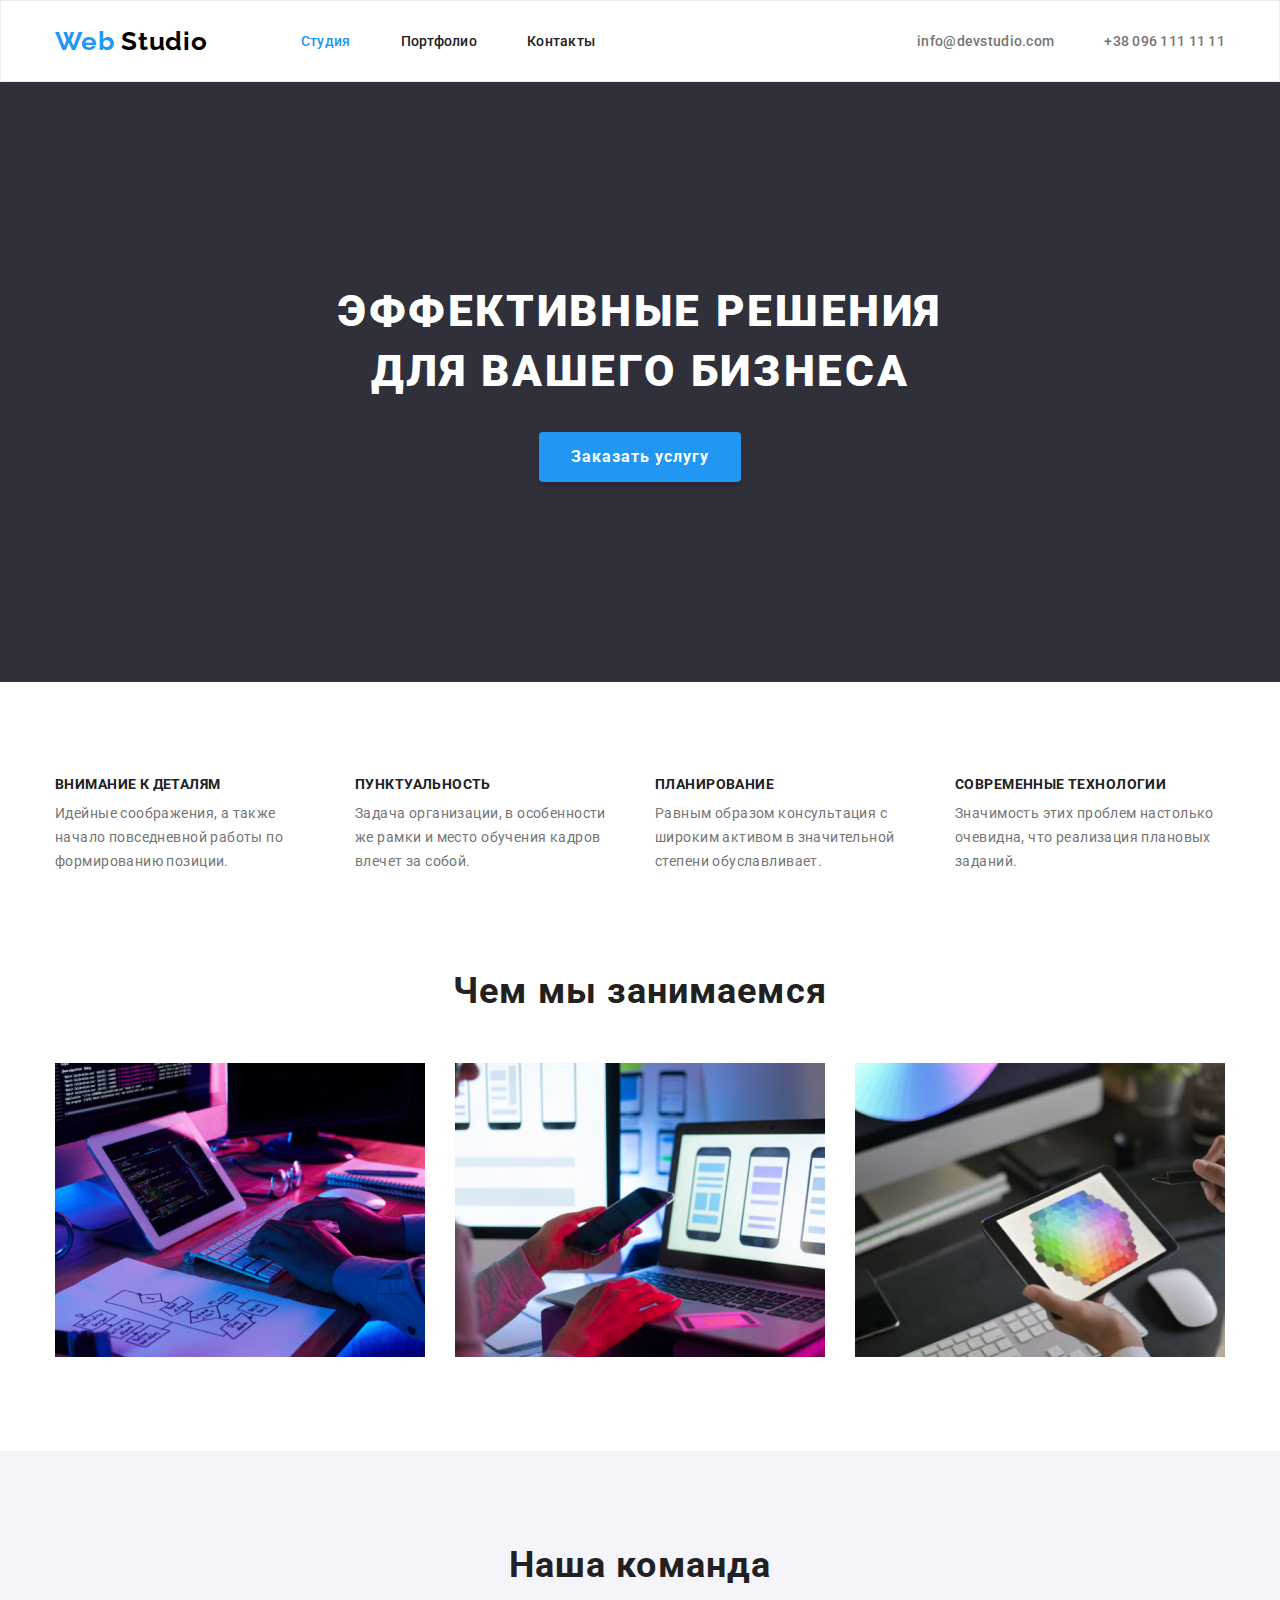
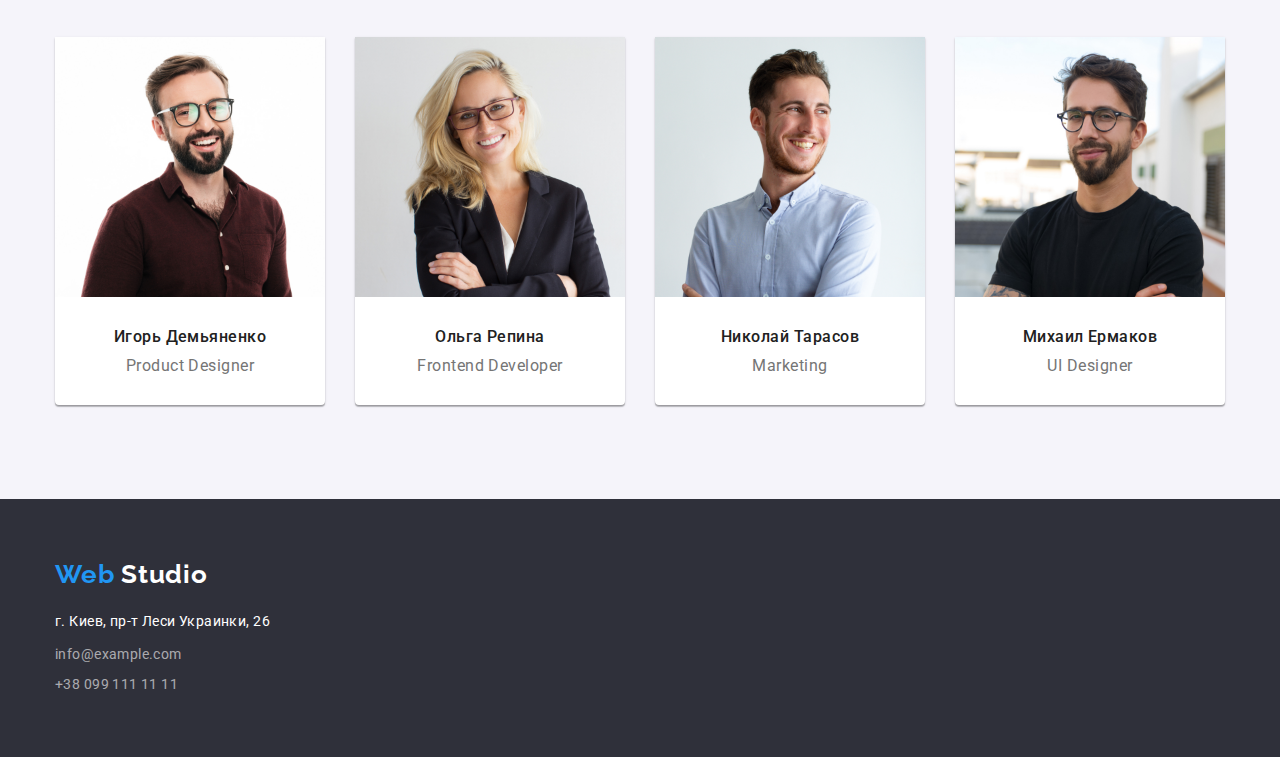
<file: index.html>
<!DOCTYPE html>
<html lang="ru">
	<head>
		<meta charset="UTF-8" />
		<meta name="viewport" content="width=device-width, initial-scale=1.0" />
		<link rel="stylesheet" href="./css/normalize.css" />
		<link
			rel="stylesheet"
			href="https://fonts.googleapis.com/css2?family=Raleway:wght@700&family=Roboto:ital,wght@0,500;0,700;0,900;1,400&display=swap"
		/>
		<link rel="stylesheet" href="./css/style.css" />
		<title>Веб Студия</title>
	</head>
	<body class="page">
		<!-- Header -->
		<header class="header">
			<div class="container">
				<!-- Navigation -->
				<nav class="navigation">
					<!-- Logo -->
					<a href="./index.html" aria-label="Логотип Веб Студии" lang="en" class="logo link">
						<span class="logo-web">Web</span>
						<span class="logo-studio-black">Studio</span>
					</a>

					<!-- Navigation list-->
					<ul class="nav-list list">
						<li class="nav-list-item">
							<a href="" class="nav-list-link link current">Студия</a>
						</li>
						<li class="nav-list-item">
							<a href="./portfolio.html" class="nav-list-link link">Портфолио</a>
						</li>
						<li class="nav-list-item">
							<a href="" class="nav-list-link link">Контакты</a>
						</li>
					</ul>
				</nav>

				<address class="contacts">
					<!-- Contacts -->
					<ul class="contacts-list list">
						<li class="contacts-list-item">
							<a href="mailto:info@devstudio.com" class="contacts-list-link link">info@devstudio.com</a>
						</li>
						<li class="contacts-list-item">
							<a href="tel:+380961111111" class="contacts-list-link link">+38 096 111 11 11</a>
						</li>
					</ul>
				</address>
			</div>
		</header>
		<main>
			<!--Hero-->
			<section class="hero">
				<div class="container">
					<h1 class="hero-title">Эффективные решения для вашего бизнеса</h1>
					<button type="button" class="main-button">Заказать услугу</button>
				</div>
			</section>

			<!--Advantages-->
			<section class="advantages">
				<div class="container">
					<h2 hidden>Наши преимущества</h2>
					<ul class="advantages-list list">
						<li class="advantages-list-item">
							<h3 class="advantages-list-title">Внимание к деталям</h3>
							<p class="advantages-list-text">Идейные соображения, а также начало повседневной работы по формированию позиции.</p>
						</li>
						<li class="advantages-list-item">
							<h3 class="advantages-list-title">Пунктуальность</h3>
							<p class="advantages-list-text">Задача организации, в особенности же рамки и место обучения кадров влечет за собой.</p>
						</li>
						<li class="advantages-list-item">
							<h3 class="advantages-list-title">Планирование</h3>
							<p class="advantages-list-text">Равным образом консультация с широким активом в значительной степени обуславливает.</p>
						</li>
						<li class="advantages-list-item">
							<h3 class="advantages-list-title">Современные технологии</h3>
							<p class="advantages-list-text">Значимость этих проблем настолько очевидна, что реализация плановых заданий.</p>
						</li>
					</ul>
				</div>
			</section>

			<!--Specialization-->
			<section class="specialization">
				<div class="container">
					<h2 class="section-title">Чем мы занимаемся</h2>
					<ul class="specialization-list list">
						<li class="specialization-list-item">
							<img
								src="./Images/specialization/img1.jpg"
								alt="Человек набирает код на компьютере"
								width="370"
								height="294"
								class="specialization-list-img"
							/>
						</li>
						<li class="specialization-list-item">
							<img
								src="./Images/specialization/img2.jpg"
								alt="Человек держит телефон в одной руке а другой рукой работает на компьютере"
								width="370"
								height="294"
								class="specialization-list-img"
							/>
						</li>
						<li class="specialization-list-item">
							<img
								src="./Images/specialization/img3.jpg"
								alt="Человек выбирает цвет из палитры на"
								width="370"
								height="294"
								class="specialization-list-img"
							/>
						</li>
					</ul>
				</div>
			</section>

			<!--Our team-->
			<section class="team">
				<div class="container">
					<h2 class="section-title">Наша команда</h2>
					<ul class="team-list list">
						<li class="team-list-item">
							<img src="./Images/our-team/img.jpg" alt="парень в очках с бородой в рубашке" width="270" height="260" />
							<div class="container-profile">
								<h3 class="team-list-name">Игорь Демьяненко</h3>
								<p lang="en" class="team-list-prof">Product Designer</p>
							</div>
						</li>
						<li class="team-list-item">
							<img src="./Images/our-team/img-1.jpg" alt="девушка в очках блонинка" width="270" height="260" />
							<div class="container-profile">
								<h3 class="team-list-name">Ольга Репина</h3>
								<p lang="en" class="team-list-prof">Frontend Developer</p>
							</div>
						</li>
						<li class="team-list-item">
							<img src="./Images/our-team/img-2.jpg" alt="парень в светлой рубашке" width="270" height="260" />
							<div class="container-profile">
								<h3 class="team-list-name">Николай Тарасов</h3>
								<p lang="en" class="team-list-prof">Marketing</p>
							</div>
						</li>
						<li class="team-list-item">
							<img src="./Images/our-team/img-3.jpg" alt="парень в очках с бородой в футболке" width="270" height="260" />
							<div class="container-profile">
								<h3 class="team-list-name">Михаил Ермаков</h3>
								<p lang="en" class="team-list-prof">UI Designer</p>
							</div>
						</li>
					</ul>
				</div>
			</section>
		</main>

		<!-- Footer -->
		<footer class="footer">
			<div class="container">
				<a href="./index.html" aria-label="Логотип Веб Студии" lang="en" class="logo link">
					<span class="logo-web">Web</span>
					<span class="logo-studio-white">Studio</span>
				</a>
				<address class="address">
					<ul class="address-list list">
						<li class="address-list-item">
							<a href="https://goo.gl/maps/rBS5TYDNbyQN1JJC8" target="_blank" class="address-location-link link">г. Киев, пр-т Леси Украинки, 26</a>
						</li>
						<li class="address-list-item mail">
							<a href="mailto:info@example.com." class="address-list-link link">info@example.com</a>
						</li>
						<li class="address-list-item">
							<a href="tel:+380991111111" class="address-list-link link">+38 099 111 11 11</a>
						</li>
					</ul>
				</address>
			</div>
		</footer>
	</body>
</html>
</file>
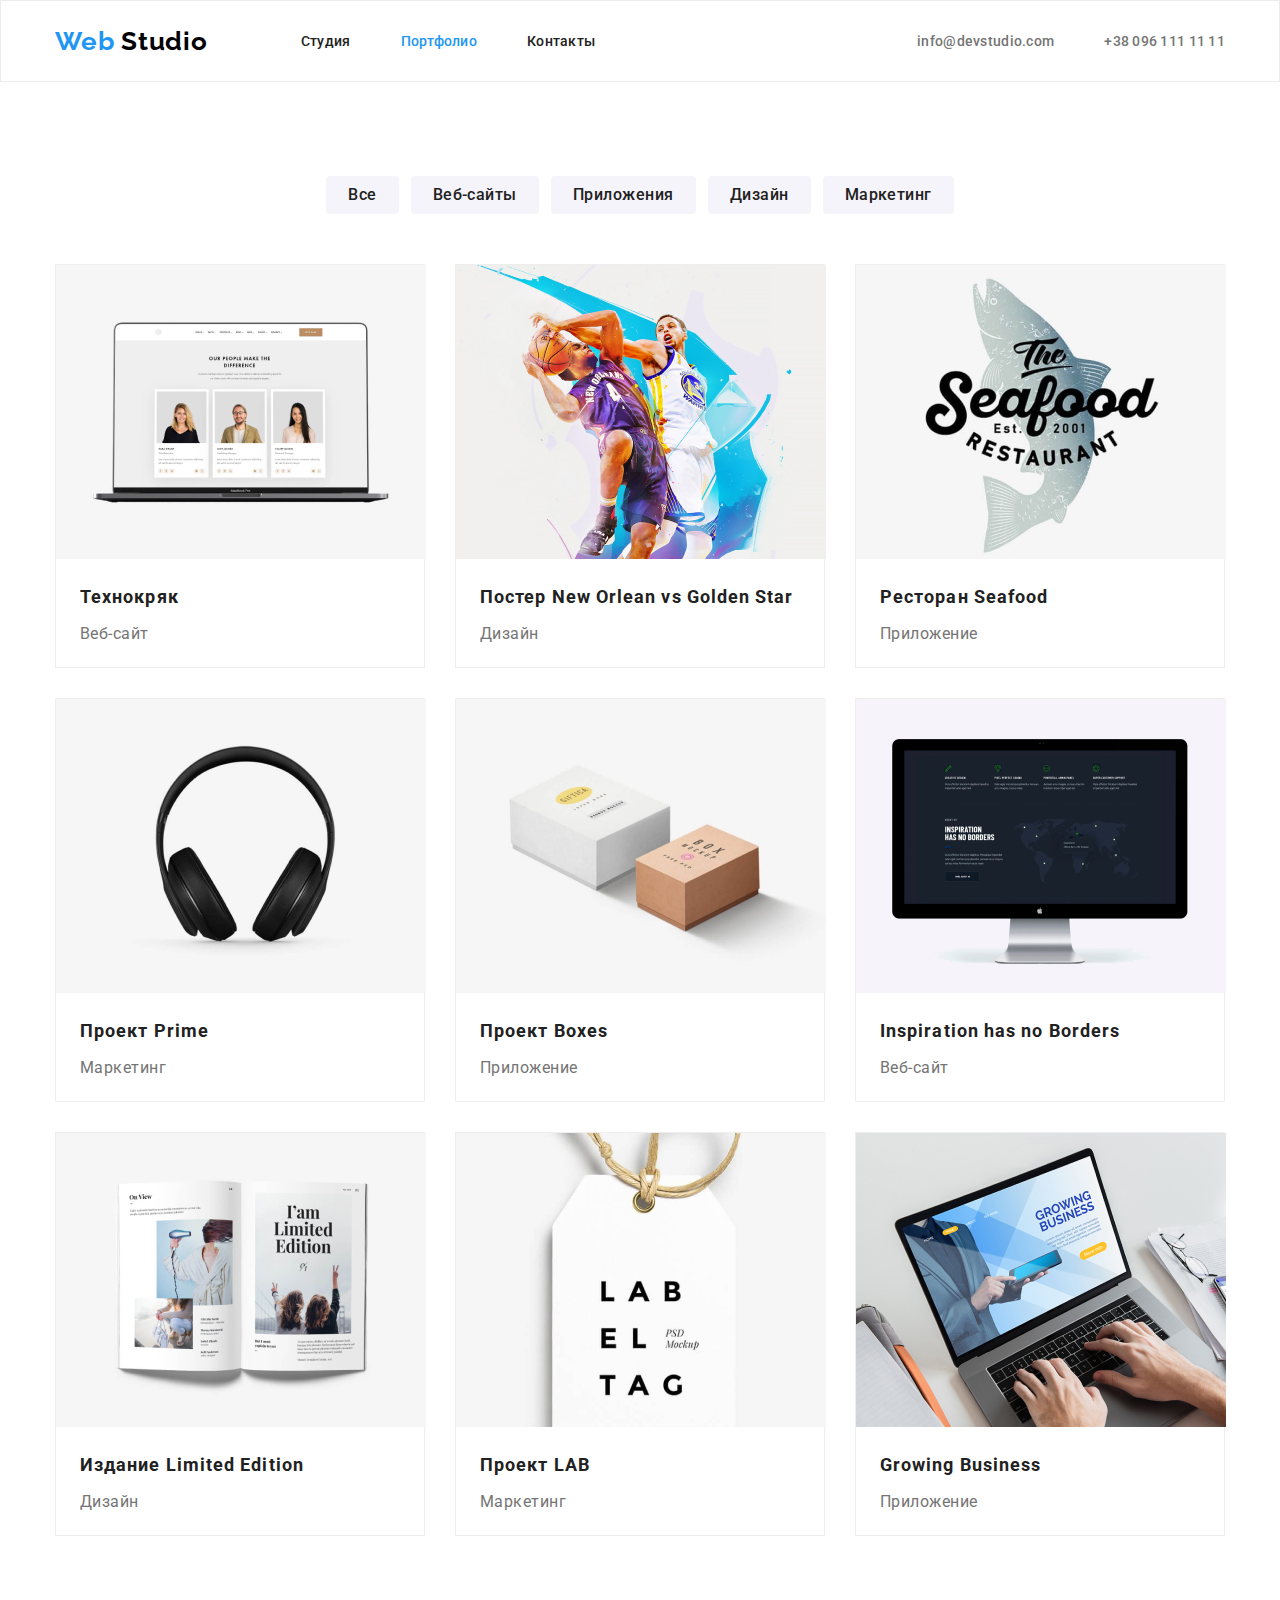
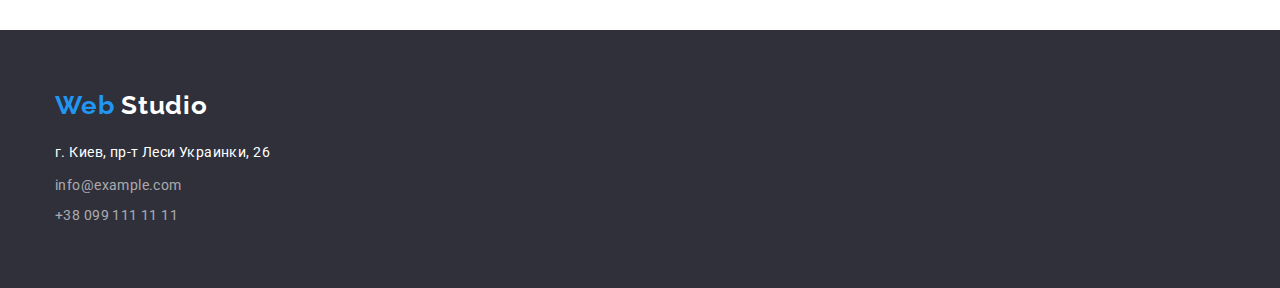
<file: portfolio.html>
<!DOCTYPE html>
<html lang="ru">
	<head>
		<meta charset="UTF-8" />
		<meta name="viewport" content="width=device-width, initial-scale=1.0" />
		<link rel="stylesheet" href="./css/normalize.css" />
		<link
			rel="stylesheet"
			href="https://fonts.googleapis.com/css2?family=Raleway:wght@700&family=Roboto:ital,wght@0,500;0,700;0,900;1,400&display=swap"
		/>
		<link rel="stylesheet" href="./css/style.css" />
		<title>Портфолио</title>
	</head>
	<body class="page">
		<!-- Header -->
		<header class="header">
			<div class="container">
				<!-- Navigation -->
				<nav class="navigation">
					<!-- Logo -->
					<a href="./index.html" aria-label="Логотип Веб Студии" lang="en" class="logo link">
						<span class="logo-web">Web</span>
						<span class="logo-studio-black">Studio</span>
					</a>

					<!-- Navigation list-->
					<ul class="nav-list list">
						<li class="nav-list-item">
							<a href="./index.html" class="nav-list-link link">Студия</a>
						</li>
						<li class="nav-list-item">
							<a href="" class="nav-list-link link current">Портфолио</a>
						</li>
						<li class="nav-list-item">
							<a href="" class="nav-list-link link">Контакты</a>
						</li>
					</ul>
				</nav>

				<address class="contacts">
					<!-- Contacts -->
					<ul class="contacts-list list">
						<li class="contacts-list-item">
							<a href="mailto:info@devstudio.com" class="contacts-list-link link">info@devstudio.com</a>
						</li>
						<li class="contacts-list-item">
							<a href="tel:+380961111111" class="contacts-list-link link">+38 096 111 11 11</a>
						</li>
					</ul>
				</address>
			</div>
		</header>
		<main>
			<!-- Our project -->
			<section class="our-projects">
				<div class="container">
					<h1 hidden>Наши работы</h1>
					<ul class="button-list list">
						<li class="button-item"><button type="button" class="modal-btn">Все</button></li>
						<li class="button-item"><button type="button" class="modal-btn">Веб-сайты</button></li>
						<li class="button-item"><button type="button" class="modal-btn">Приложения</button></li>
						<li class="button-item"><button type="button" class="modal-btn">Дизайн</button></li>
						<li class="button-item"><button type="button" class="modal-btn">Маркетинг</button></li>
					</ul>
					<ul class="work-list list">
						<li class="work-list-item">
							<img src="./Images/work-list/project-1.jpg" alt="Лептоп с тремя фото на экране" class="work-list-img" />
							<h2 class="work-list-title">Технокряк</h2>
							<p class="work-list-text">Веб-сайт</p>
						</li>
						<li class="work-list-item">
							<img src="./Images/work-list/project-2.jpg" alt="Два баскетболиста в прыжке один из них с мячём" class="work-list-img" />
							<h2 class="work-list-title">
								Постер
								<span lang="en">New Orlean vs Golden Star</span>
							</h2>
							<p class="work-list-text">Дизайн</p>
						</li>
						<li class="work-list-item">
							<img src="./Images/work-list/project-3.jpg" alt="Логотип ресторана морской еды" class="work-list-img" />
							<h2 class="work-list-title">
								Ресторан
								<span lang="en">Seafood</span>
							</h2>
							<p class="work-list-text">Приложение</p>
						</li>
						<li class="work-list-item">
							<img src="./Images/work-list/project-4.jpg" alt="Накладные наушники" class="work-list-img" />
							<h2 class="work-list-title">
								Проект
								<span lang="en">Prime</span>
							</h2>
							<p class="work-list-text">Маркетинг</p>
						</li>
						<li class="work-list-item">
							<img src="./Images/work-list/project-5.jpg" alt="Две коробки белая и коричневая" class="work-list-img" />
							<h2 class="work-list-title">
								Проект
								<span lang="en">Boxes</span>
							</h2>
							<p class="work-list-text">Приложение</p>
						</li>
						<li class="work-list-item">
							<img src="./Images/work-list/project-6.jpg" alt="Монитор-компьютер Эппл" class="work-list-img" />
							<h2 lang="en" class="work-list-title">Inspiration has no Borders</h2>
							<p class="work-list-text">Веб-сайт</p>
						</li>
						<li class="work-list-item">
							<img src="./Images/work-list/project-7.jpg" alt="Открытая книга" class="work-list-img" />
							<h2 class="work-list-title">
								Издание
								<span lang="en">Limited Edition</span>
							</h2>
							<p class="work-list-text">Дизайн</p>
						</li>
						<li class="work-list-item">
							<img src="./Images/work-list/project-8.jpg" alt="Белый ярлык,с надписью, висящий на нитке" class="work-list-img" />
							<h2 class="work-list-title">
								Проект
								<span lang="en">LAB</span>
							</h2>
							<p class="work-list-text">Маркетинг</p>
						</li>
						<li class="work-list-item">
							<img src="./Images/work-list/project-9.jpg" alt="Руки клацают по клавиатуре на Лептопе" class="work-list-img" />
							<h2 lang="en" class="work-list-title">Growing Business</h2>
							<p class="work-list-text">Приложение</p>
						</li>
					</ul>
				</div>
			</section>
		</main>

		<!-- Footer -->
		<footer class="footer">
			<div class="container">
				<a href="./index.html" aria-label="Логотип Веб Студии" lang="en" class="logo link">
					<span class="logo-web">Web</span>
					<span class="logo-studio-white">Studio</span>
				</a>
				<address class="address">
					<ul class="address-list list">
						<li class="address-list-item">
							<a href="https://goo.gl/maps/rBS5TYDNbyQN1JJC8" target="_blank" class="address-location-link link">г. Киев, пр-т Леси Украинки, 26</a>
						</li>
						<li class="address-list-item mail">
							<a href="mailto:info@example.com." class="address-list-link link">info@example.com</a>
						</li>
						<li class="address-list-item">
							<a href="tel:+380991111111" class="address-list-link link">+38 099 111 11 11</a>
						</li>
					</ul>
				</address>
			</div>
		</footer>
	</body>
</html>
</file>
<file: css/style.css>
:root {
	--main-text-color: #212121;
	--sub-text-color: #757575;
	--extra-text-color: rgba(255, 255, 255, 0.6);
	--text-logo-color: #000000;
	--primary-white-color: #ffffff;
	--accent-color: #2196f3;
	--main-background-color: #2f303a;
	--second-background-color: #f5f4fa;

	--main-font: "Roboto", sans-serif;
	--sub-font: "Raleway", sans-serif;

	--main-font-weight: 400;
	--secondary-font-weight: 500;
	--bold-font-weight: 700;
	--extra-font-weight: 900;
}

body {
	background-color: #ffffff;
	color: var(--main-text-color);

	font-family: var(--main-font);
	font-style: normal;
}

.list {
	padding: 0px;
	margin: 0px;
	list-style: none;
}

.link {
	text-decoration: none;
}

img {
	display: block;
}

.address {
	font-style: normal;
}

/* ========== COMPONENTS ========== */
.section-title {
	margin-top: 0px;
	margin-bottom: 50px;

	font-weight: var(--bold-font-weight);
	font-size: 36px;
	line-height: 1.166;
	text-align: center;
	letter-spacing: 0.03em;
}

.container {
	/* justify-content: flex-start; */

	width: 1200px;
	padding-left: 15px;
	padding-right: 15px;
	margin-left: auto;
	margin-right: auto;
	/* outline: 2px solid lime; */
}

/* ========== END COMPONENTS ========== */

/* ========== HEADER ========== */

.header {
	border: 1px solid #ececec;
}

.header .container {
	display: flex;
	align-items: center;
}

/* Logo */

.logo {
	font-family: var(--sub-font);
	font-weight: var(--bold-font-weight);
	font-size: 26px;
	line-height: 1.192;
	letter-spacing: 0.03em;
}

.logo-web {
	color: var(--accent-color);
}

.logo-studio-black {
	color: var(--text-logo-color);
}

.logo-studio-white {
	color: var(--primary-white-color);
}

/* Site nav */

.navigation {
	display: flex;
	align-items: center;
}

.nav-list-item:not(:last-child) {
	margin-right: 50px;
}

.nav-list {
	display: flex;
	margin-left: 93px;
}

.nav-list-link {
	display: block;
	padding-top: 32px;
	padding-bottom: 32px;

	color: var(--main-text-color);

	font-weight: var(--secondary-font-weight);
	font-size: 14px;
	line-height: 1.142;
	letter-spacing: 0.02em;
}

.contacts {
	margin-left: auto;
}

.contacts-list {
	display: flex;
}

.contacts-list-item:not(:last-child) {
	margin-right: 50px;
}

/* .contacts-list-item + .contacts-list-item {
	margin-left: 50px;
}  */

.contacts-list-link {
	padding-top: 32px;
	padding-bottom: 32px;

	color: var(--sub-text-color);

	font-style: normal;
	font-weight: var(--secondary-font-weight);
	font-size: 14px;
	line-height: 1.142;
	letter-spacing: 0.02em;
}

.nav-list-link:hover,
.nav-list-link:focus,
.contacts-list-link:hover,
.contacts-list-link:focus {
	color: var(--accent-color);
}

.current {
	color: var(--accent-color);
}
/* ========== END HEADER ========== */

/* ========== HERO ========== */

.hero {
	padding-top: 200px;
	padding-bottom: 200px;
	text-align: center;

	background-color: var(--main-background-color);
}

.hero-title {
	width: 700px;
	margin-left: auto;
	margin-right: auto;
	margin-top: 0px;
	margin-bottom: 30px;
	/* outline: 2px solid lime; */

	color: var(--primary-white-color);

	font-weight: var(--extra-font-weight);
	font-size: 44px;
	line-height: 1.363;
	letter-spacing: 0.06em;
	text-transform: uppercase;
}

/* Button */

.main-button {
	min-width: 200px;
	height: 50px;
	border-radius: 4px;
	border-style: none;
	box-shadow: 0px 4px 4px rgba(0, 0, 0, 0.15);
	padding: 10px 32px;

	background-color: var(--accent-color);
	color: var(--primary-white-color);

	font-family: var(--main-font);
	font-style: normal;
	font-weight: var(--bold-font-weight);
	font-size: 16px;
	line-height: 1.875;
	letter-spacing: 0.06em;
}
/* ========== END HERO ========== */

/* ========== ADVANTAGES ========== */

.advantages {
	padding-top: 94px;
	padding-bottom: 94px;
}

.advantages-list {
	display: flex;
	justify-content: space-between;
}

.advantages-list-item {
	width: 270px;
	height: 101px;
}

.advantages-list-title {
	margin-top: 0px;
	margin-bottom: 10px;
	font-weight: var(--bold-font-weight);
	font-size: 14px;
	line-height: 1.142;
	letter-spacing: 0.03em;
	text-transform: uppercase;
}

.advantages-list-text {
	margin-top: 0px;
	margin-bottom: 0px;
	color: var(--sub-text-color);

	font-weight: var(--main-font-weight);
	font-size: 14px;
	line-height: 1.714;
	letter-spacing: 0.03em;
} /* ========== END ADVANTAGES ========== */

/* ========== SPECIALIZATION ========== */

.specialization {
	padding-bottom: 94px;
}

.specialization-list {
	display: flex;
	justify-content: space-between;
}
/* ========== END SPECIALIZATION ========== */

/* ========== OUR TEAM ========== */

.team {
	background-color: var(--second-background-color);
}

.team {
	padding-top: 94px;
	padding-bottom: 94px;
}

.container-profile {
	text-align: center;
	padding-top: 30px;
	padding-bottom: 30px;
}

.team-list {
	display: flex;
	justify-content: space-between;
}

.team-list-item {
	width: 270px;
	height: 368px;

	background: #ffffff;
	box-shadow: 0px 1px 3px rgba(0, 0, 0, 0.12), 0px 1px 1px rgba(0, 0, 0, 0.14), 0px 2px 1px rgba(0, 0, 0, 0.2);
	border-radius: 0px 0px 4px 4px;
}

.team-list-name {
	margin-top: 0px;
	margin-bottom: 10px;
	font-weight: var(--secondary-font-weight);
	font-size: 16px;
	line-height: 19px;
	letter-spacing: 0.03em;
}

.team-list-prof {
	margin-top: 0px;
	margin-bottom: 0px;
	color: var(--sub-text-color);

	font-weight: var(--main-font-weight);
	font-size: 16px;
	line-height: 1.187;
	letter-spacing: 0.03em;
}
/* ========== END OUR TEAM ========== */

/* ========== FOOTER ========== */

.footer {
	background-color: var(--main-background-color);
}

.footer {
	padding-top: 60px;
	padding-bottom: 60px;
}

.address {
	margin-top: 20px;
}

.address-location-link {
	color: var(--primary-white-color);

	font-weight: var(--main-font-weight);
	font-size: 14px;
	line-height: 1.714;
	letter-spacing: 0.03em;
}

.address-list-link {
	color: var(--extra-text-color);

	font-weight: var(--main-font-weight);
	font-size: 14px;
	line-height: 1.714;
	letter-spacing: 0.03em;
}

.address-list-item.mail {
	padding-top: 9px;
	padding-bottom: 6px;
}

/* ========== END FOOTER ========== */

/* ========== PORTFOLIO ========== */

.our-projects {
	padding-top: 94px;
	padding-bottom: 94px;
}

/* Button */

.button-list {
	margin-bottom: 50px;
	text-align: center;
}

.button-item {
	display: inline-block;
}

.button-item:not(:last-child) {
	margin-right: 8px;
}

.modal-btn {
	padding: 6px 22px;
	height: 38px;
	border: none;
	border-radius: 4px;

	color: var(--main-text-color);
	background-color: #f5f4fa;

	font-weight: var(--secondary-font-weight);
	font-size: 16px;
	line-height: 1.625;
	letter-spacing: 0.03em;
}

.modal-btn:hover,
.modal-btn:focus {
	color: var(--primary-white-color);
	background-color: var(--accent-color);
	box-shadow: 0px 3px 1px rgba(0, 0, 0, 0.1), 0px 1px 2px rgba(0, 0, 0, 0.08), 0px 2px 2px rgba(0, 0, 0, 0.12);
}

/* Work list */

.work-list-item {
	/* display: inline-block; */
	width: 370px;
	height: 404px;

	border: 1px solid #eeeeee;
}

.work-list-item:not(:nth-child(3n)) {
	margin-right: 30px;
}

/* .work-list-item:not(:nth-child(1n + 7)) {
	margin-bottom: 30px;
} */

.work-list-item:not(:nth-last-child(-n + 3)) {
	margin-bottom: 30px;
}

/* .work-list {
	font-size: 0px;
} */

.work-list {
	display: flex;
	flex-wrap: wrap;
}

.work-list-img {
	margin-bottom: 20px;
}

.work-list-title {
	margin-left: 24px;
	margin-right: 24px;
	margin-top: 0px;
	margin-bottom: 4px;

	font-weight: var(--bold-font-weight);
	font-size: 18px;
	line-height: 2;
	letter-spacing: 0.06em;
}

.work-list-text {
	margin-left: 24px;
	margin-right: 24px;
	margin-top: 0px;
	margin-bottom: 20px;

	color: var(--sub-text-color);

	font-weight: var(--main-font-weight);
	font-size: 16px;
	line-height: 1.875;
	letter-spacing: 0.03em;
}

/* ========== END PORTFOLIO ========== */
</file>
